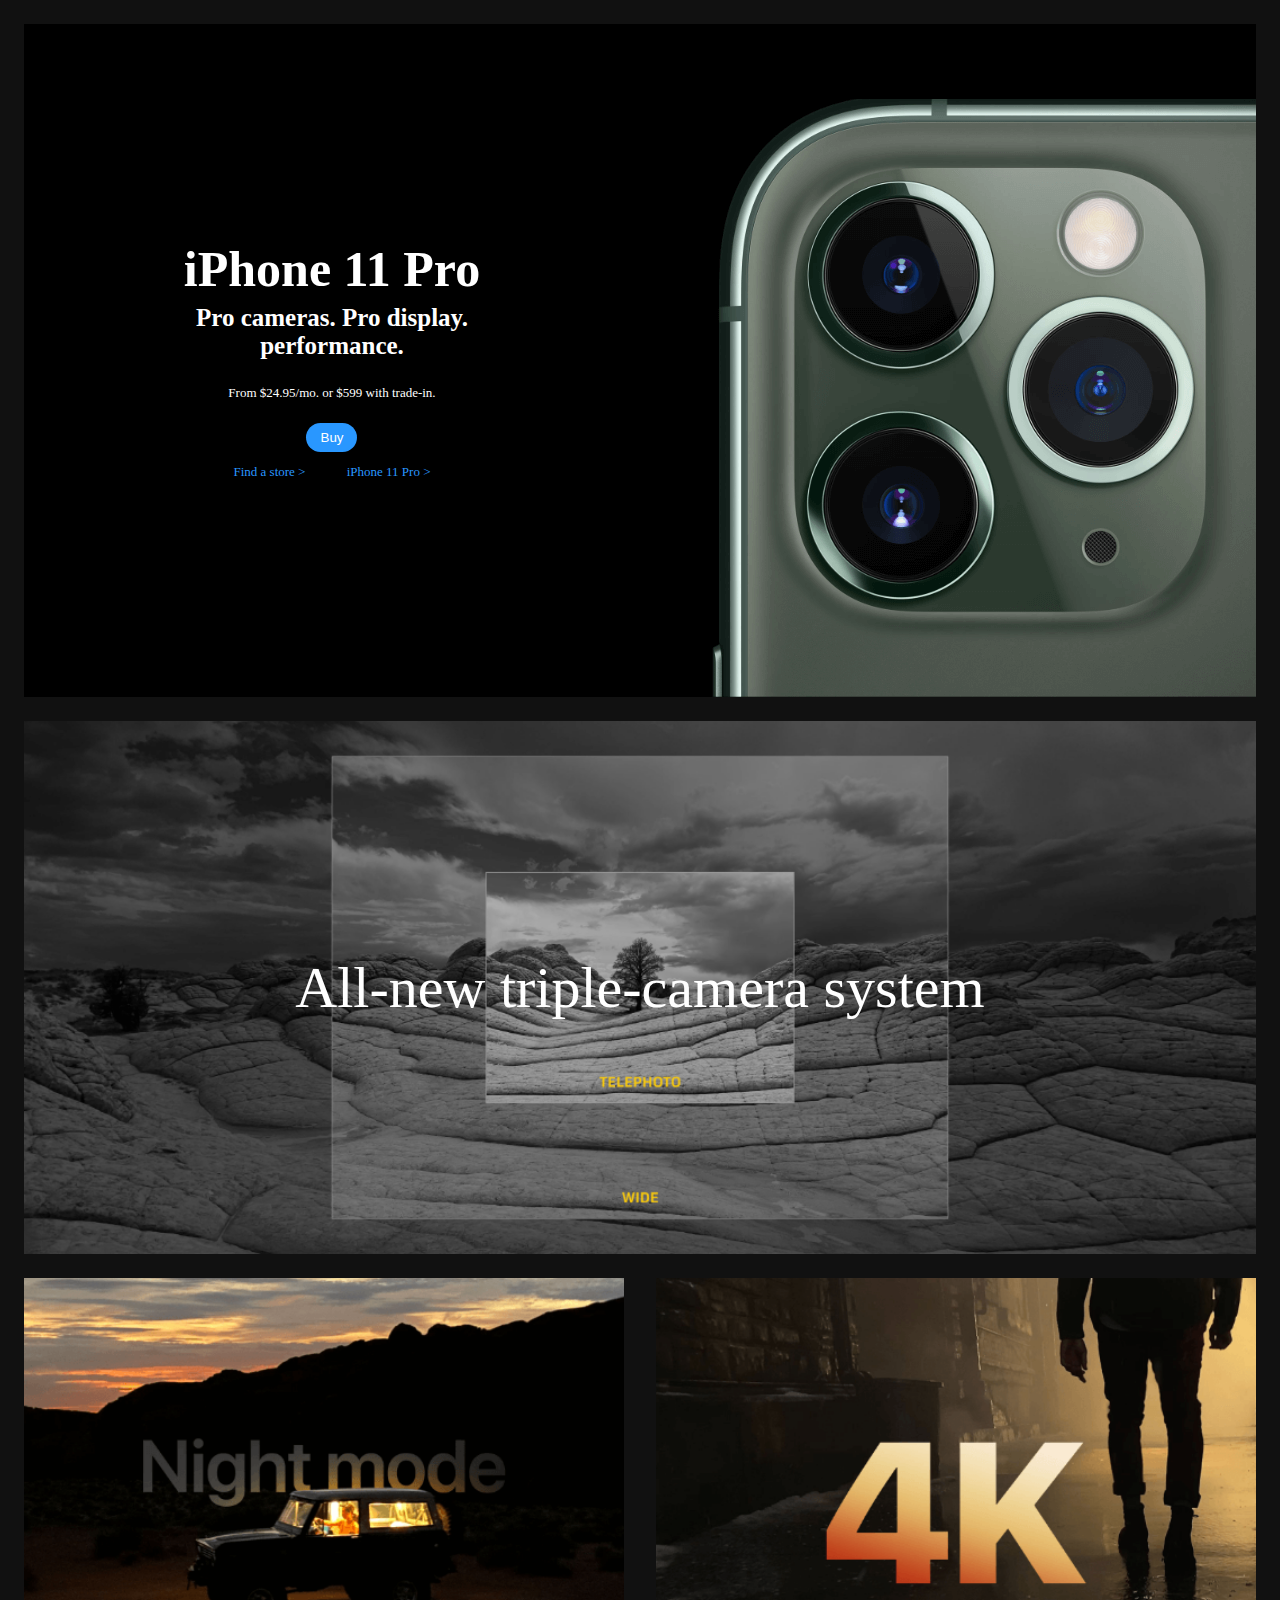
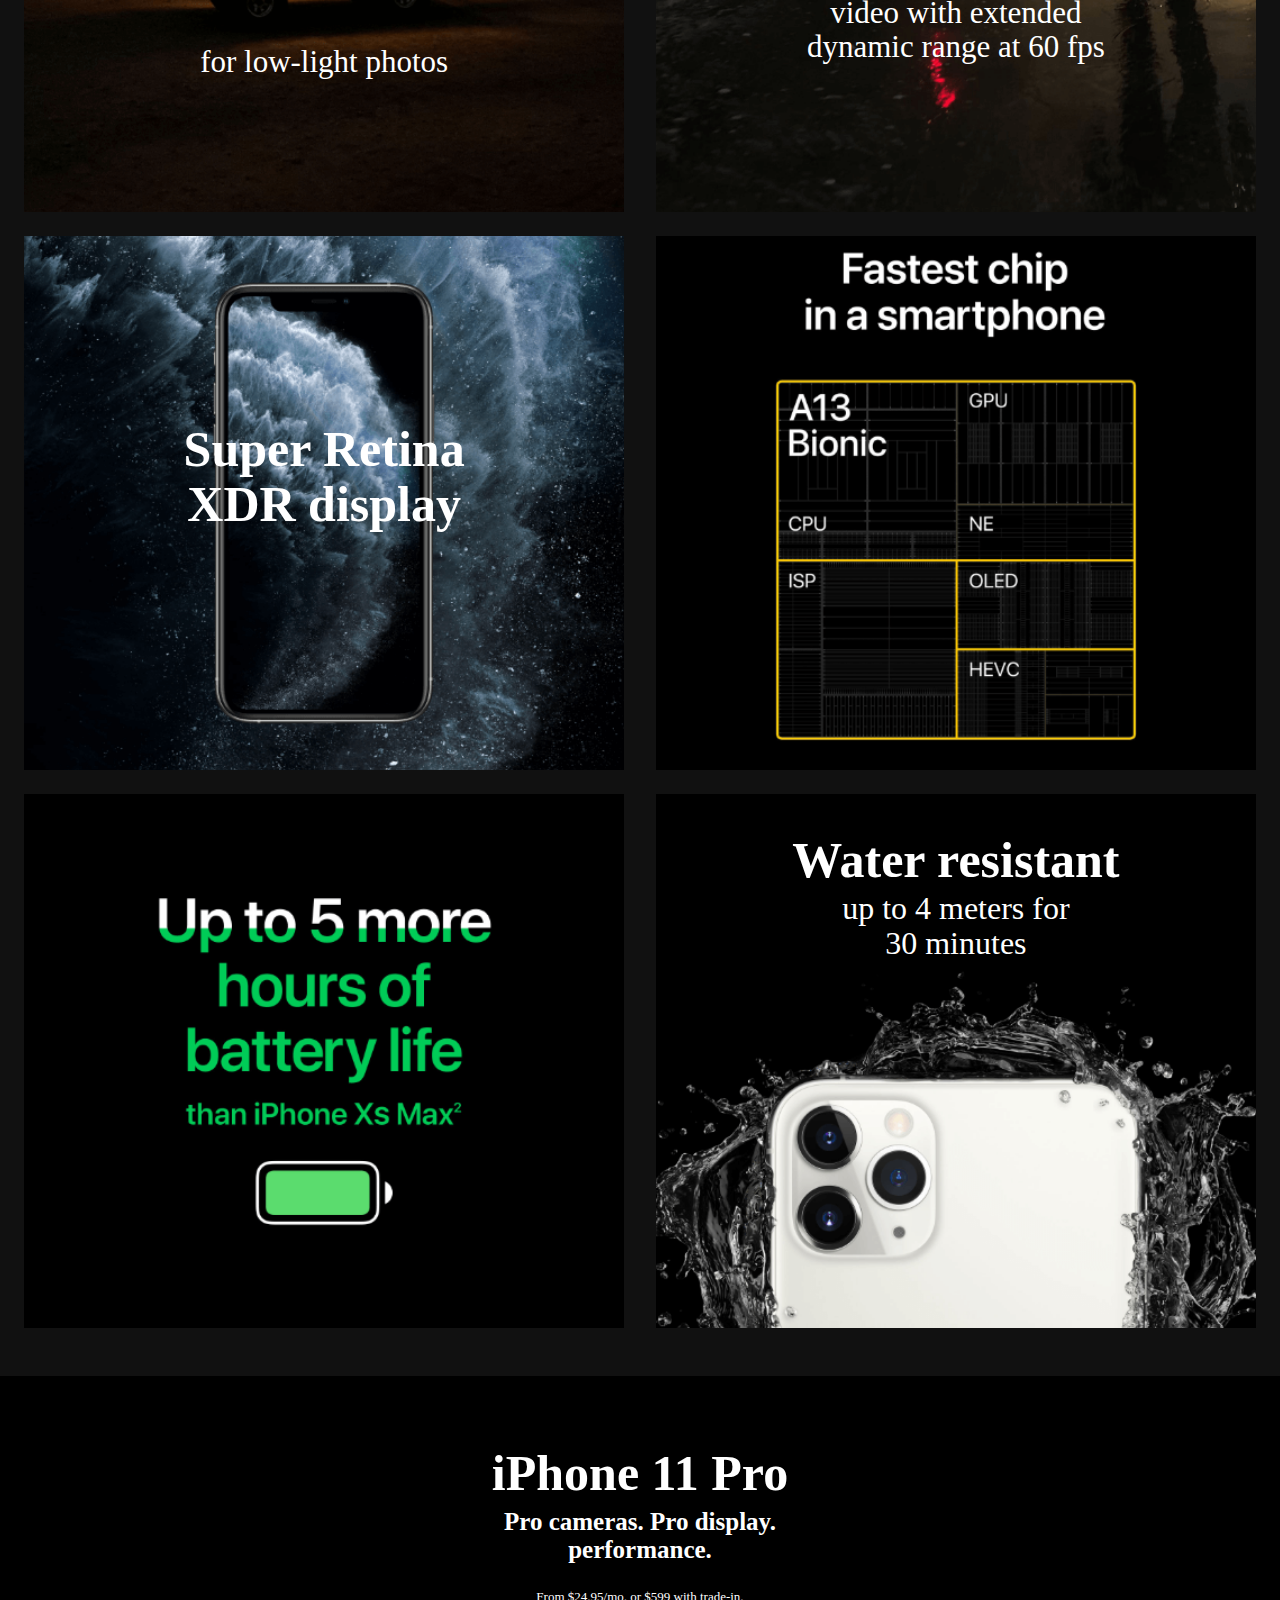
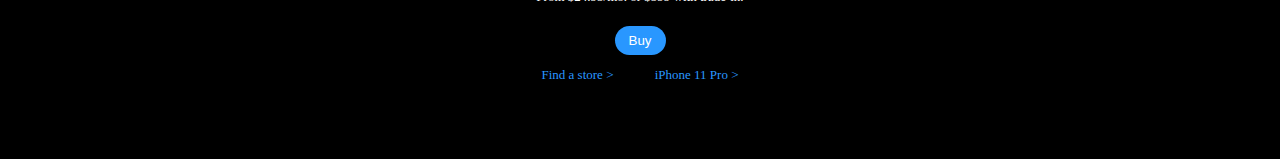
<file: index.html>
<!DOCTYPE html>
<html lang="ja">
<head>
    <meta charset="UTF-8">
    <title>Apple_site</title>
    <link rel="stylesheet" href="css/reset.css">
    <link rel="stylesheet" href="css/sanfrancisco-font.css">
    <link rel="stylesheet" href="css/style.css">
</head>
<body>
    <div class="section-wrap">
        <section class="hero-area">
            <div class="hero-l">
                <div class="sales">
                    <h1>iPhone 11 Pro</h1>
                    <h3>Pro cameras. Pro display. <br> performance.</h3>
                    <p>From $24.95/mo. or $599 with trade-in.</p>
                    <button>Buy</button>
                    <ul>
                        <li>Find a store ></li>
                        <li>iPhone 11 Pro ></li>
                    </ul>
                </div>
            </div>
            <div class="hero-r">
                <figure><img src="img/hero-r.png " alt="iPhoneの画像"></figure>
            </div>
        </section>

        <!-- /.hero-area -->
        <section class="main01-area">
            <h2>All-new triple-camera system</h2>
        </section>
        <!-- /.main01-area -->

        <section class="main02-area">
            <div>
                <h4>for low-light photos</h4>
            </div>
            <div>
                <h4>video with extended<br>dynamic range at 60 fps</h4>
            </div>
            <div>
                <h4>Super Retina<br>XDR display</h4>
            </div>
            <div></div>
            <div></div>
            <div>
                <h4>Water resistant</h4>
                <h5>up to 4 meters for<br>30 minutes</h5>
            </div>
        </section>
        <!-- /.main02-area -->
    </div>
    <!-- /.section-wrap -->
    <section class="main03-area">
        <div class="sales">
            <h1>iPhone 11 Pro</h1>
                <h3>Pro cameras. Pro display. <br> performance.</h3>
                <p>From $24.95/mo. or $599 with trade-in.</p>
                <button>Buy</button>
                <ul>
                    <li>Find a store ></li>
                    <li>iPhone 11 Pro ></li>
                </ul>
        </div>
    </section>
    <!-- /.main03-area -->
</body>
</html>
</file>
<file: css/sanfrancisco-font.css>
/** WARNING - USE AT OWN RISK */
/** IT IS AGAINST APPLE'S POLICY TO USE SF PRO FOR ANYTHING OTHER THAN iOS/tvOS/macOS/watchOS DESIGN & DEVELOPMENT */
/** https://sf.abarba.me/font.css */
/** https://sf.abarba.me/LICENSE.pdf */

/** 1. Copy/import this file into your main css/scss file */
/** 2. Change css font-family: to "SF Text", "SF Display" or "SF Mono" */
/** 3. Apply font-weight or italic to html elements */

/** THANK YOU */
/** I host these fonts on Cloudfront with SSL in all AWS regions for the best performance and reliability */
/** If you'd like to help offset costs, I'd very much appreciate a donation via Lisk https://lisk.io */
/** Address: 14987768355736502769L */
/** Delegate: andrew */

/*---------------------------------------------------------------------------*
 * SF UI Display
 *---------------------------------------------------------------------------*/

/** Black */
@font-face {
  font-family: "SF Display";
  font-weight: 900;
  src: url("https://sf.abarba.me/SF-UI-Display-Black.otf");
}

/** Bold */
@font-face {
  font-family: "SF Display";
  font-weight: 700;
  src: url("https://sf.abarba.me/SF-UI-Display-Bold.otf");
}

/** Heavy */
@font-face {
  font-family: "SF Display";
  font-weight: 800;
  src: url("https://sf.abarba.me/SF-UI-Display-Heavy.otf");
}

/** Light */
@font-face {
  font-family: "SF Display";
  font-weight: 200;
  src: url("https://sf.abarba.me/SF-UI-Display-Light.otf");
}

/** Medium */
@font-face {
  font-family: "SF Display";
  font-weight: 500;
  src: url("https://sf.abarba.me/SF-UI-Display-Medium.otf");
}

/** Regular */
@font-face {
  font-family: "SF Display";
  font-weight: 400;
  src: url("https://sf.abarba.me/SF-UI-Display-Regular.otf");
}

/** Semibold */
@font-face {
  font-family: "SF Display";
  font-weight: 600;
  src: url("https://sf.abarba.me/SF-UI-Display-Semibold.otf");
}

/** Thin */
@font-face {
  font-family: "SF Display";
  font-weight: 300;
  src: url("https://sf.abarba.me/SF-UI-Display-Thin.otf");
}

/** Ultralight */
@font-face {
  font-family: "SF Display";
  font-weight: 100;
  src: url("https://sf.abarba.me/SF-UI-Display-Ultralight.otf");
}

/*---------------------------------------------------------------------------*
 * SF UI Text
 *---------------------------------------------------------------------------*/

/** Bold */
@font-face {
  font-family: "SF Text";
  font-weight: 700;
  src: url("https://sf.abarba.me/SF-UI-Text-Bold.otf");
}

/** Bold Italic */
@font-face {
  font-family: "SF Text";
  font-weight: 700;
  font-style: italic;
  src: url("https://sf.abarba.me/SF-UI-Text-BoldItalic.otf");
}

/** Heavy */
@font-face {
  font-family: "SF Text";
  font-weight: 800;
  src: url("https://sf.abarba.me/SF-UI-Text-Heavy.otf");
}

/** Heavy Italic */
@font-face {
  font-family: "SF Text";
  font-weight: 800;
  font-style: italic;
  src: url("https://sf.abarba.me/SF-UI-Text-HeavyItalic.otf");
}

/** Light */
@font-face {
  font-family: "SF Text";
  font-weight: 200;
  src: url("https://sf.abarba.me/SF-UI-Text-Light.otf");
}

/** Light Italic */
@font-face {
  font-family: "SF Text";
  font-weight: 200;
  font-style: italic;
  src: url("https://sf.abarba.me/SF-UI-Text-HeavyItalic.otf");
}

/** Medium */
@font-face {
  font-family: "SF Text";
  font-weight: 500;
  src: url("https://sf.abarba.me/SF-UI-Text-Medium.otf");
}

/** Medium Italic */
@font-face {
  font-family: "SF Text";
  font-weight: 500;
  font-style: italic;
  src: url("https://sf.abarba.me/SF-UI-Text-MediumItalic.otf");
}

/** Regular */
@font-face {
  font-family: "SF Text";
  font-weight: 400;
  src: url("https://sf.abarba.me/SF-UI-Text-Regular.otf");
}

/** Regular Italic */
@font-face {
  font-family: "SF Text";
  font-weight: 400;
  font-style: italic;
  src: url("https://sf.abarba.me/SF-UI-Text-RegularItalic.otf");
}

/** Semibold */
@font-face {
  font-family: "SF Text";
  font-weight: 600;
  src: url("https://sf.abarba.me/SF-UI-Text-Semibold.otf");
}

/** Semibold Italic */
@font-face {
  font-family: "SF Text";
  font-weight: 600;
  font-style: italic;
  src: url("https://sf.abarba.me/SF-UI-Text-SemiboldItalic.otf");
}

/** Ultrathin */
@font-face {
  font-family: "SF Text";
  font-weight: 100;
  src: url("https://sf.abarba.me/SF-UI-Text-Ultrathin.otf");
}

/** Ultrathin Italic */
@font-face {
  font-family: "SF Text";
  font-weight: 100;
  font-style: italic;
  src: url("https://sf.abarba.me/SF-UI-Text-UltrathinItalic.otf");
}

/*---------------------------------------------------------------------------*
 * SF Mono
 *---------------------------------------------------------------------------*/

/** Bold */
@font-face {
  font-family: "SF Mono";
  font-weight: 700;
  src: url("https://sf.abarba.me/SFMono-Bold.otf");
}

/** Bold Italic */
@font-face {
  font-family: "SF Mono";
  font-weight: 700;
  font-style: italic;
  src: url("https://sf.abarba.me/SFMono-BoldItalic.otf");
}

/** Heavy */
@font-face {
  font-family: "SF Mono";
  font-weight: 800;
  src: url("https://sf.abarba.me/SFMono-Heavy.otf");
}

/** Heavy Italic */
@font-face {
  font-family: "SF Mono";
  font-weight: 800;
  font-style: italic;
  src: url("https://sf.abarba.me/SFMono-HeavyItalic.otf");
}

/** Light */
@font-face {
  font-family: "SF Mono";
  font-weight: 200;
  src: url("https://sf.abarba.me/SFMono-Light.otf");
}

/** Light Italic */
@font-face {
  font-family: "SF Mono";
  font-weight: 200;
  font-style: italic;
  src: url("https://sf.abarba.me/SFMono-HeavyItalic.otf");
}

/** Medium */
@font-face {
  font-family: "SF Mono";
  font-weight: 500;
  src: url("https://sf.abarba.me/SFMono-Medium.otf");
}

/** Medium Italic */
@font-face {
  font-family: "SF Mono";
  font-weight: 500;
  font-style: italic;
  src: url("https://sf.abarba.me/SFMono-MediumItalic.otf");
}

/** Regular */
@font-face {
  font-family: "SF Mono";
  font-weight: 400;
  src: url("https://sf.abarba.me/SFMono-Regular.otf");
}

/** Regular Italic */
@font-face {
  font-family: "SF Mono";
  font-weight: 400;
  font-style: italic;
  src: url("https://sf.abarba.me/SFMono-RegularItalic.otf");
}

/** Semibold */
@font-face {
  font-family: "SF Mono";
  font-weight: 600;
  src: url("https://sf.abarba.me/SFMono-Semibold.otf");
}

/** Semibold Italic */
@font-face {
  font-family: "SF Mono";
  font-weight: 600;
  font-style: italic;
  src: url("https://sf.abarba.me/SFMono-SemiboldItalic.otf");
}
</file>
<file: css/style.css>
@charset "UTF-8";

*,*::before, *::after{
    box-sizing: border-box;
}

body{
    color: #ffffff;
    font-family: "SF Display";
    line-height: 1.1;
}

/*  .section-wrap
----------------------------------------- */
.section-wrap{
    background-color: #111111;
    padding: 24px;
}

/*  .hero-area
----------------------------------------- */
.hero-area{
    display: flex;
    background-color: #000000;
    height: 673px;
    margin-bottom: 24px;
}
.hero-l{
    width: 50%;
    display: flex;
    justify-content: center;
    align-items: center;
}
.hero-r{
    width: 50%;
    display: flex;
    /* 子要素を右側に配置する */
    justify-content: flex-end;
}

/*  .sales
----------------------------------------- */
.sales{
    text-align: center;
}
.sales h1{
    font-size: 50px;
    font-weight: bold;
    margin-bottom: 7px;
}
.sales h3{
    font-size: 25px;
    font-weight: bold;
    margin-bottom: 27px;
}
.sales p{
    font-family: "SF Text";
    font-size: 13px;
    margin-bottom: 22px;
}
.sales button{
    width: 51px;
    height: 29px;
    background-color: #2997ff;
    margin-bottom: 13px;
    border: none;
    border-radius: 51px;
    color: #ffffff;
}
.sales ul{
    display: flex;
    justify-content: space-between;
    width: 197px;
    margin: 0 auto;
}
.sales li{
    font-family: "SF Text";
    font-size: 13px;
    color: #2997ff;
}

/*  .main01-area
----------------------------------------- */
.main01-area{
    height: 533px;
    display: flex;
    justify-content: center;
    align-items: center;
    margin-bottom: 24px;
    background: url(../img/main01.png) 
    no-repeat center center;
    background-size: cover;
}
.main01-area h2{
    font-size: 58px;
}

/*  .main02-area
----------------------------------------- */
.main02-area{
    display: flex;
    justify-content: space-between;
    flex-wrap: wrap;
}
.main02-area div{
    width: 48.722%;
    height: 534px;
    margin-bottom: 24px;
}
.main02-area div:nth-of-type(1){
    background: url(../img/main02.png) 
    no-repeat center center;
    background-size: cover;
    position: relative;
}
.main02-area div:nth-of-type(1) h4{
    font-size: 31px;
    position: absolute;
    top: 367px;
    left: 0;
    right: 0;
    text-align: center;
}
.main02-area div:nth-of-type(2){
    background: url(../img/main03.png) 
    no-repeat center center;
    background-size: cover;
    position: relative;
}
.main02-area div:nth-of-type(2) h4{
    font-size: 31px;
    position: absolute;
    top: 318px;
    left: 0;
    right: 0;
    text-align: center;
}
.main02-area div:nth-of-type(3){
    background: url(../img/main04.png) 
    no-repeat center center;
    background-size: cover;
    position: relative;
}
.main02-area div:nth-of-type(3) h4{
    font-size: 50px;
    font-weight: bold;
    position: absolute;
    top: 186px;
    left: 0;
    right: 0;
    text-align: center;
}
.main02-area div:nth-of-type(4){
    background: url(../img/main05.png) 
    no-repeat center center;
    background-size: cover;
}
.main02-area div:nth-of-type(5){
    background: url(../img/main06.png) 
    no-repeat center center;
    background-size: cover;
}
.main02-area div:nth-of-type(6){
    background: url(../img/main07.png) 
    no-repeat center center;
    background-size: cover;
    position: relative;
}
.main02-area div:nth-of-type(6) h4{
    font-size: 50px;
    font-weight: bold;
    position: absolute;
    top: 39px;
    left: 0;
    right: 0;
    text-align: center;
}
.main02-area div:nth-of-type(6) h5{
    font-size: 32px;
    position: absolute;
    top: 97px;
    left: 0;
    right: 0;
    text-align: center;
}

/*  .main03-area
----------------------------------------- */
.main03-area{
    background-color: #000000;
    padding: 70px 0 76px;
}
</file>
